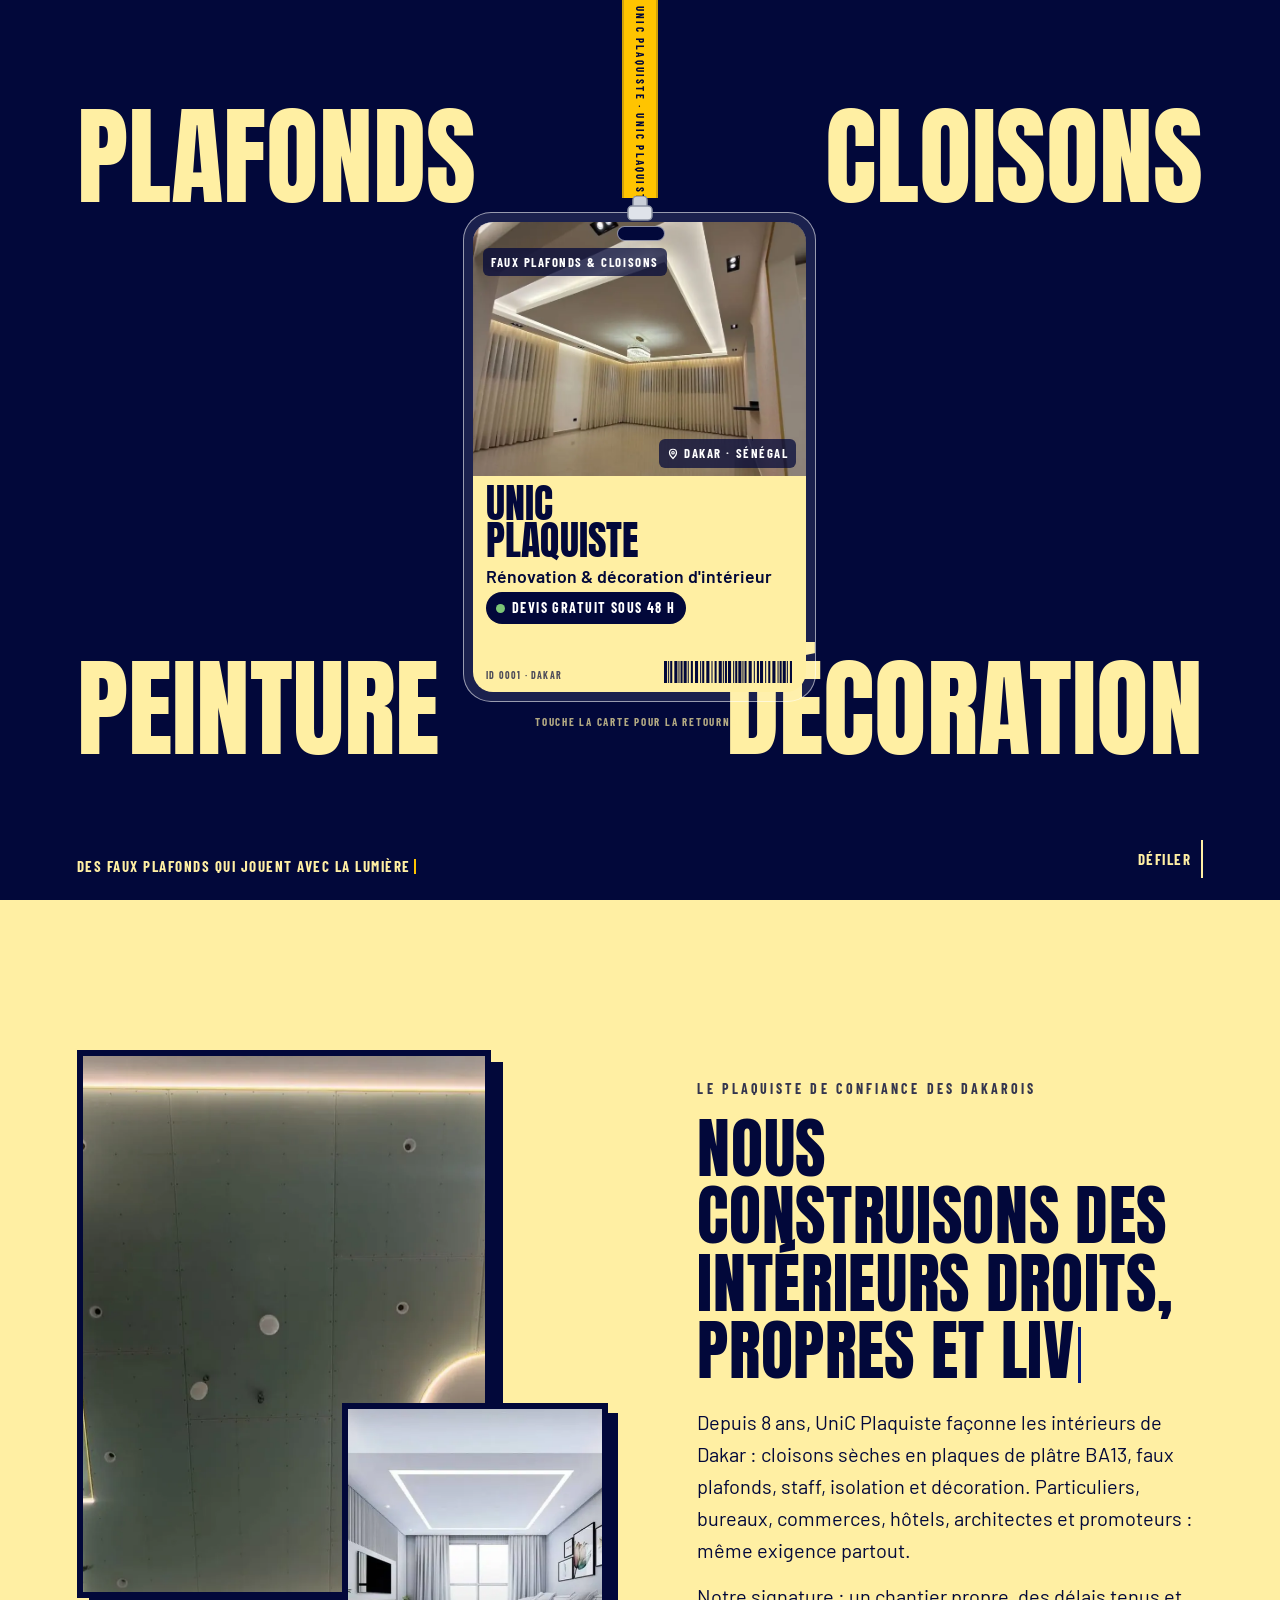
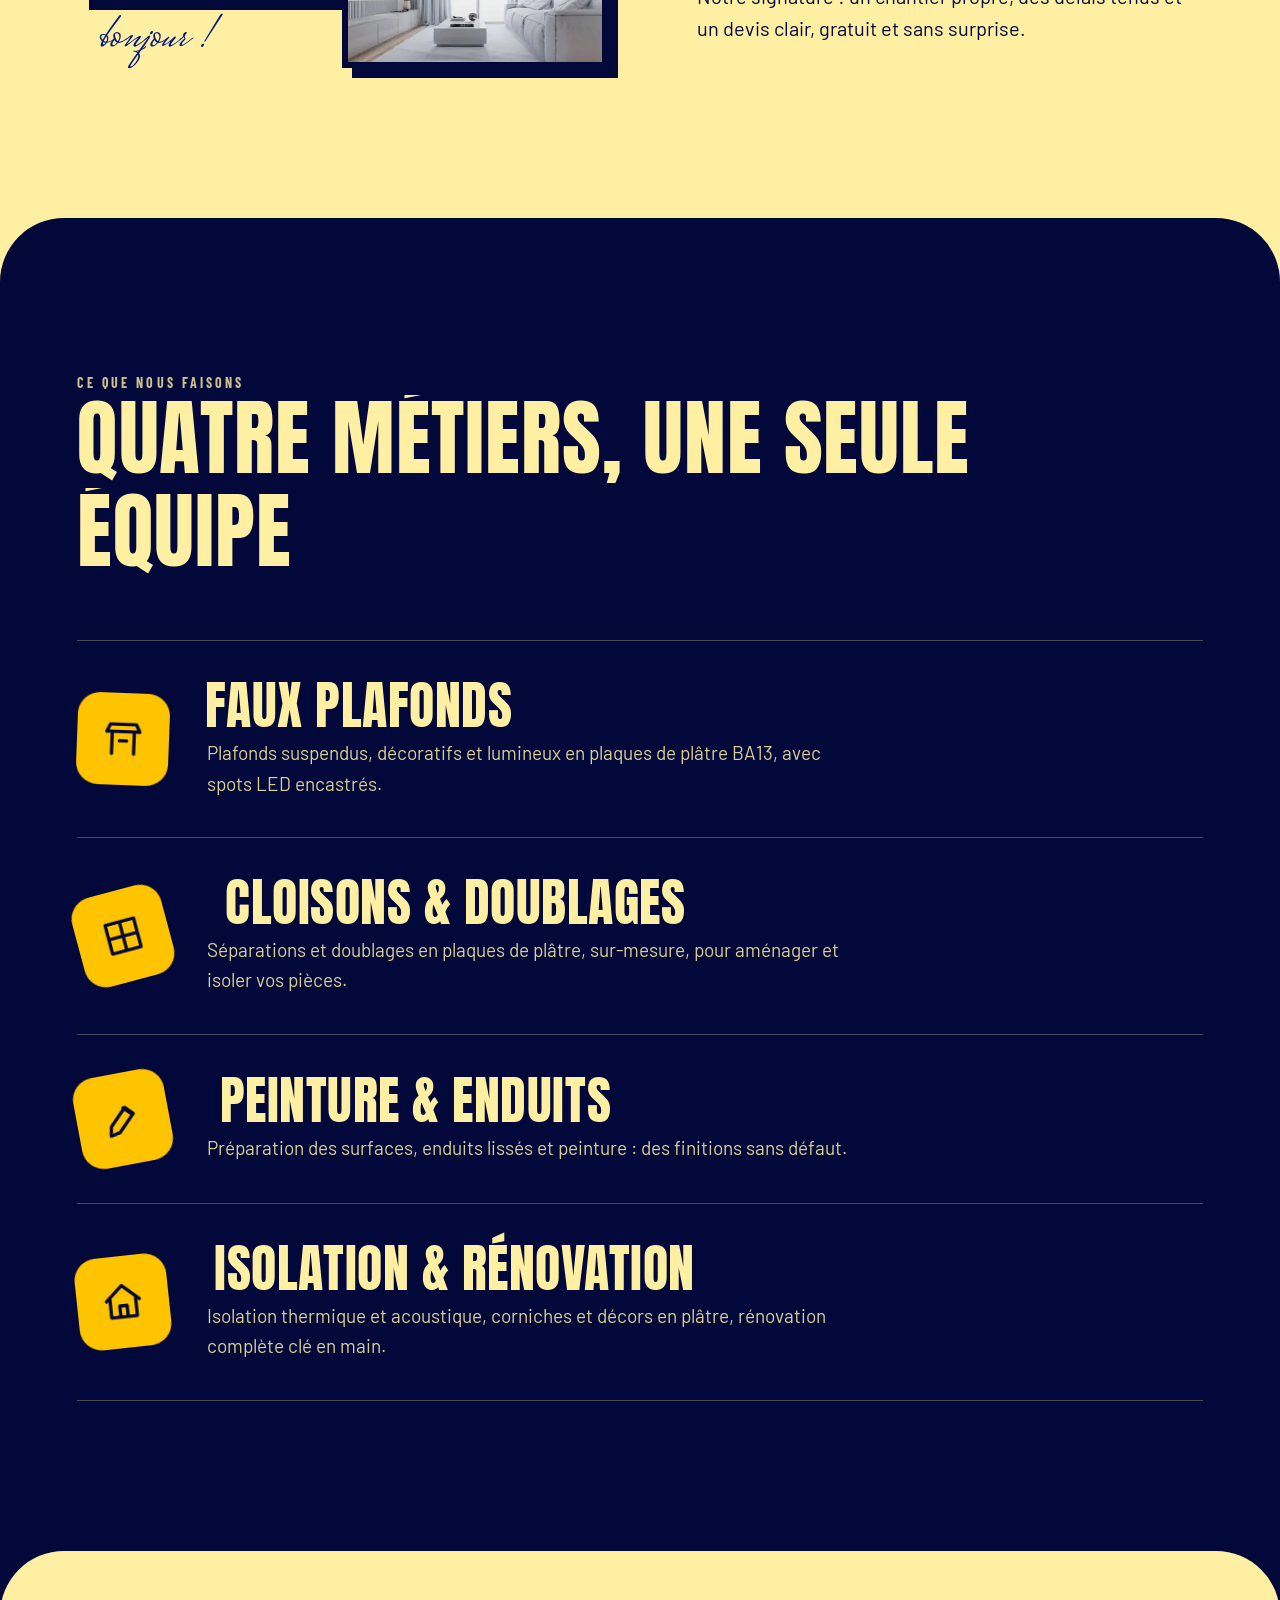
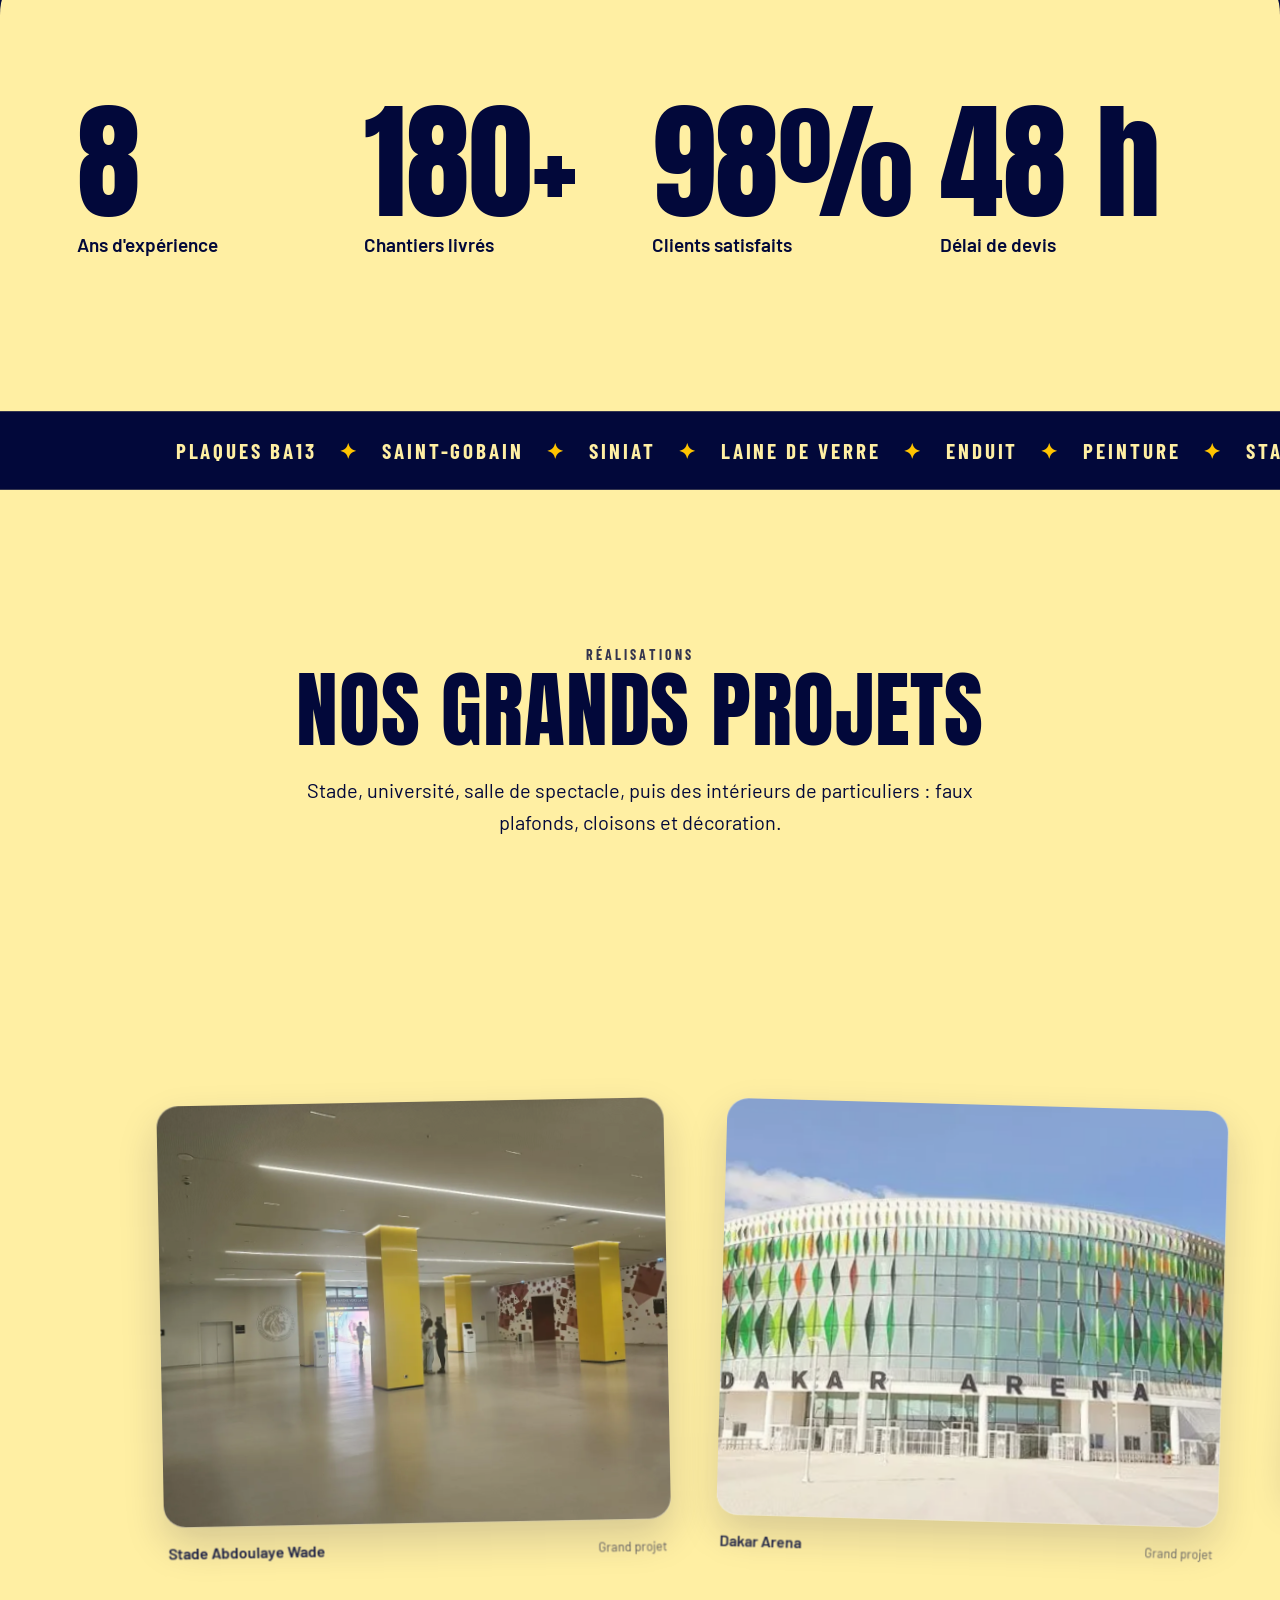
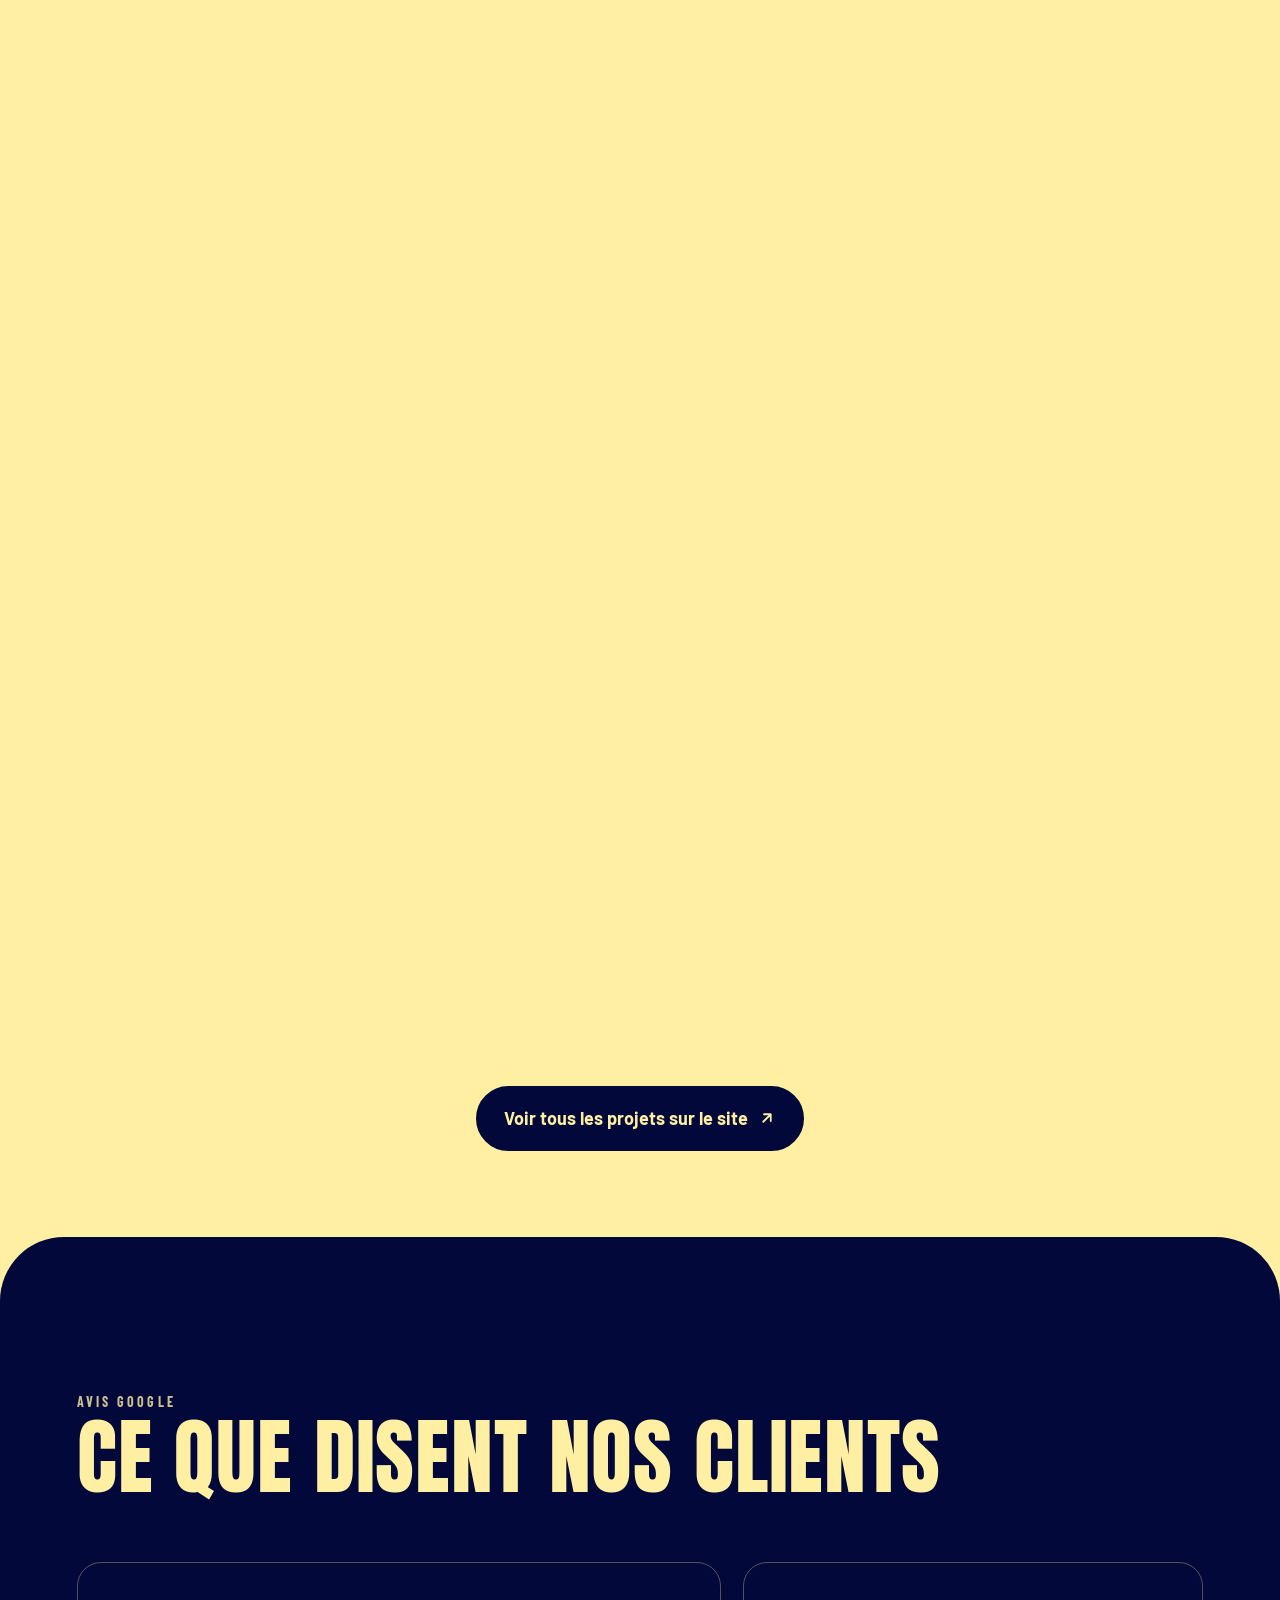
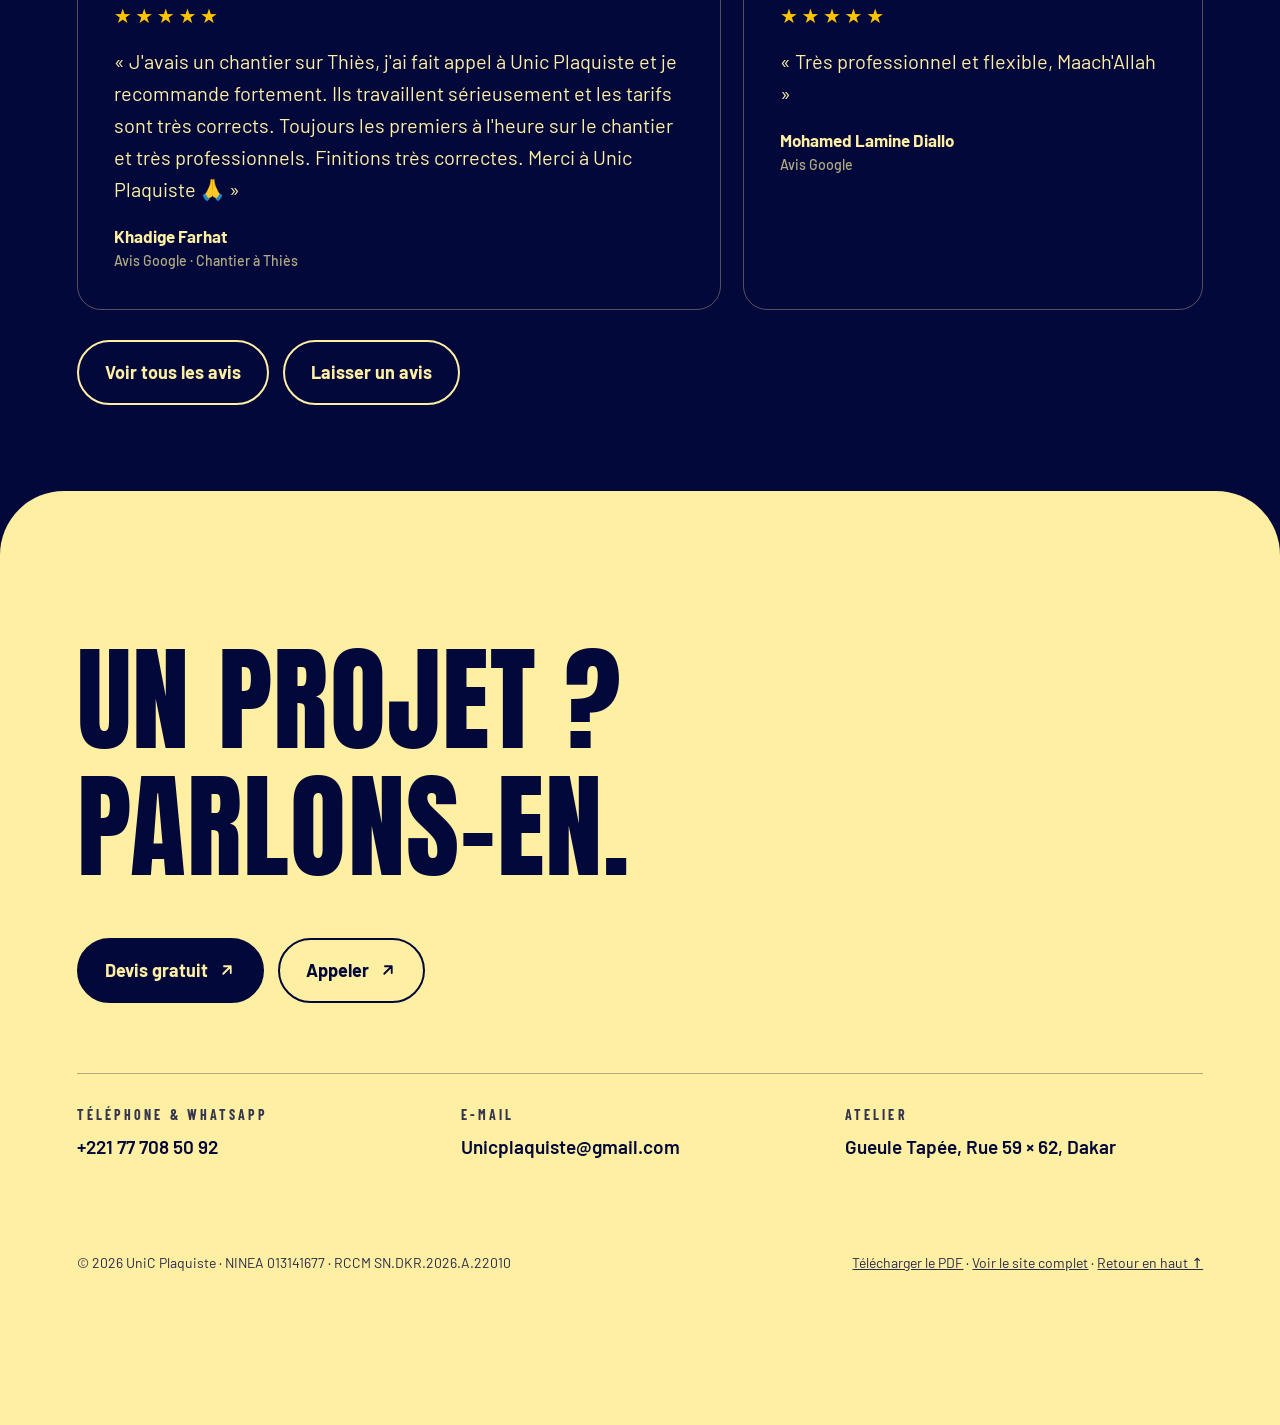
<file: portfolio/index.html>
<!doctype html>
<html lang="fr" class="no-js">
<head>
<meta charset="utf-8">
<meta name="viewport" content="width=device-width, initial-scale=1, viewport-fit=cover">
<title>Portfolio UniC Plaquiste · Réalisations faux plafonds, cloisons et décoration à Dakar</title>
<meta name="description" content="Le book de UniC Plaquiste, plaquiste à Dakar : faux plafonds BA13, cloisons, peinture, isolation et décoration. Grands projets (Stade Abdoulaye Wade, Dakar Arena, UAM) et devis gratuit sous 48 h.">
<link rel="canonical" href="https://www.unicplaquiste.com/portfolio/">
<meta name="theme-color" content="#02083a">
<meta property="og:type" content="website">
<meta property="og:locale" content="fr_SN">
<meta property="og:site_name" content="UniC Plaquiste">
<meta property="og:title" content="Portfolio UniC Plaquiste · nos réalisations à Dakar">
<meta property="og:description" content="Faux plafonds, cloisons, peinture et décoration. Nos grands projets et un devis gratuit sous 48 h.">
<meta property="og:url" content="https://www.unicplaquiste.com/portfolio/">
<meta property="og:image" content="https://www.unicplaquiste.com/images/hero-salon-arches.webp">
<meta name="twitter:card" content="summary_large_image">
<link rel="icon" href="/favicon.ico">
<link rel="apple-touch-icon" href="/apple-touch-icon.png">
<link rel="preconnect" href="https://fonts.googleapis.com">
<link rel="preconnect" href="https://fonts.gstatic.com" crossorigin>
<link rel="stylesheet" href="https://fonts.googleapis.com/css2?family=Anton&family=Barlow:wght@400;500;600;700&family=Barlow+Condensed:wght@600;700&family=Mrs+Saint+Delafield&display=swap">
<script>document.documentElement.className = "js";</script>
<script type="application/ld+json">
{"@context":"https://schema.org","@type":"CollectionPage","name":"Book UniC Plaquiste","url":"https://www.unicplaquiste.com/portfolio/",
"about":{"@type":"HomeAndConstructionBusiness","name":"UniC Plaquiste","telephone":"+221777085092","email":"Unicplaquiste@gmail.com",
"address":{"@type":"PostalAddress","streetAddress":"Gueule Tapée, Rue 59 × 62","addressLocality":"Dakar","addressCountry":"SN"},
"areaServed":"Dakar, Sénégal","url":"https://www.unicplaquiste.com/"}}
</script>
<style>
:root{
  --royal:#02083a; --royal-2:#071a7d; --royal-tint:#dbe2ff;
  --soft:#ffefa3; --gold:#ffc400; --white:#fff;
  --green:#7cc576; --wa:#25d366;
  --gutter:clamp(24px,6vw,96px);
  --pad:clamp(80px,12vw,150px);
  --ease:cubic-bezier(.16,1,.3,1);
  --lap:clamp(28px,5vw,64px);
  --flip:cubic-bezier(.65,0,.25,1);
  --display:"Anton","Impact",sans-serif;
  --cond:"Barlow Condensed","Arial Narrow",sans-serif;
  --body:"Barlow",system-ui,-apple-system,"Segoe UI",Roboto,sans-serif;
  --cw:min(66vw,380px,calc((58svh - 24px) / 1.41));
  --lan:clamp(120px,22svh,240px);
}
*{box-sizing:border-box;margin:0;padding:0}
html{scroll-behavior:smooth;-webkit-text-size-adjust:100%;overflow-x:clip}
body{font-family:var(--body);font-size:17px;line-height:1.6;color:var(--royal);background:var(--royal);overflow-x:clip;-webkit-font-smoothing:antialiased}
img{display:block;max-width:100%;height:auto}
a{color:inherit}
:focus-visible{outline:3px solid var(--gold);outline-offset:3px;border-radius:6px}
.skip{position:absolute;left:12px;top:-60px;background:var(--gold);color:var(--royal);padding:10px 16px;border-radius:10px;font-weight:700;z-index:100}
.skip:focus{top:12px}
h1,h2,h3{font-family:var(--display);font-weight:400;letter-spacing:.01em;line-height:1.02;text-transform:uppercase}
.sec{padding:var(--pad) var(--gutter);position:relative;z-index:1}
/* sections qui se recouvrent, comme des feuilles qu'on fait glisser */
.services,.reviews{margin-top:calc(var(--lap) * -1);border-radius:var(--lap) var(--lap) 0 0;z-index:2}
.stats,.contact{margin-top:calc(var(--lap) * -1);border-radius:var(--lap) var(--lap) 0 0;z-index:3}
.about{padding-bottom:calc(var(--pad) + var(--lap))}
.work .after{padding-bottom:calc(var(--pad) + var(--lap))}
.services{padding-bottom:calc(var(--pad) + var(--lap))}
/* barre de progression de la page */
.sprog{position:fixed;left:0;top:0;height:3px;width:100%;background:var(--gold);transform:scaleX(0);transform-origin:left;z-index:70;pointer-events:none}
.on-royal{background:var(--royal);color:var(--soft)}
.on-soft{background:var(--soft);color:var(--royal)}
.wrap{max-width:1240px;margin:0 auto}
.eyebrow{font-family:var(--cond);font-weight:700;letter-spacing:.22em;text-transform:uppercase;font-size:14px;opacity:.8}

/* ---------- en-tête flottant ---------- */
.nav{position:fixed;top:max(14px,env(safe-area-inset-top));left:50%;z-index:50;display:flex;align-items:center;gap:6px;padding:7px 8px 7px 14px;border-radius:999px;
  background:rgba(2,8,58,.66);-webkit-backdrop-filter:blur(18px);backdrop-filter:blur(18px);border:1px solid rgba(255,255,255,.28);color:#fff;
  transform:translate(-50%,-160%);opacity:0;pointer-events:none;transition:transform .6s var(--ease),opacity .5s var(--ease);max-width:calc(100vw - 24px);white-space:nowrap}
.nav.show{transform:translate(-50%,0);opacity:1;pointer-events:auto}
.nav .logo{display:flex;align-items:center;gap:9px;text-decoration:none;font-family:var(--display);font-size:16px;letter-spacing:.04em;margin-right:6px}
.nav .logo img{width:30px;height:30px;border-radius:9px;flex:none}
.nav a.l{padding:8px 11px;border-radius:999px;text-decoration:none;font-weight:600;font-size:15px}
.nav a.l:hover{background:rgba(255,255,255,.14)}
.nav .cta{display:inline-flex;align-items:center;gap:8px;background:#fff;color:var(--royal);padding:9px 15px;border-radius:999px;font-weight:700;font-size:15px;text-decoration:none}
.dot{width:9px;height:9px;border-radius:50%;background:var(--green);box-shadow:0 0 0 0 rgba(124,197,118,.6);animation:ping 2s infinite}
@keyframes ping{70%{box-shadow:0 0 0 8px rgba(124,197,118,0)}100%{box-shadow:0 0 0 0 rgba(124,197,118,0)}}
@media(max-width:560px){.nav .l.hide-s{display:none}.nav .logo span{display:none}}

/* ---------- WhatsApp ---------- */
.wa{position:fixed;right:max(18px,env(safe-area-inset-right));bottom:max(18px,env(safe-area-inset-bottom));z-index:50;width:58px;height:58px;border-radius:50%;background:var(--wa);display:grid;place-items:center;
  box-shadow:0 8px 24px rgba(2,8,58,.35);transform:scale(0);transition:transform .6s cubic-bezier(.34,1.56,.64,1)}
.wa.show{transform:scale(1)}
.wa svg{width:30px;height:30px;fill:#fff}

/* ---------- 1. intro / carte d'identité ---------- */
.intro{min-height:100vh;min-height:100svh;position:relative;overflow:hidden;background:var(--royal);color:var(--soft);padding:0 var(--gutter)}
.words{position:absolute;inset:0;pointer-events:none;will-change:transform}
.w{position:absolute;font-family:var(--display);text-transform:uppercase;line-height:.92;font-size:clamp(50px,13.6vw,210px);color:var(--soft);overflow:hidden;padding:.16em 0 .06em;margin-top:-.16em}
.w span{display:block;transform:translateY(106%)}
.play .w span{animation:rise .9s var(--ease) forwards;animation-delay:calc(var(--i)*110ms + 150ms)}
@keyframes rise{to{transform:none}}
.w1{top:max(64px,calc(var(--lan) * .42));left:var(--gutter)}
.w2{top:calc(max(64px,var(--lan) * .42) + 13.6vw * .95);right:var(--gutter);text-align:right}
.w3{bottom:calc(86px + 13.6vw * .95);left:var(--gutter)}
.w4{bottom:86px;right:var(--gutter);text-align:right}
@media(min-width:900px){
  .w{font-size:clamp(84px,8.4vw,170px)}
  .w1{top:12vh;left:var(--gutter)} .w2{top:12vh;right:var(--gutter)}
  .w3{bottom:15vh;left:var(--gutter)} .w4{bottom:15vh;right:var(--gutter)}
}
.tag{position:absolute;top:0;left:50%;width:var(--cw);margin-left:calc(var(--cw) / -2);z-index:5}
.drop{transform:translateY(-135%)}
.play .drop{animation:drop 1.05s cubic-bezier(.3,.7,.3,1) .45s forwards}
@keyframes drop{0%{transform:translateY(-135%)}58%{transform:translateY(5%)}78%{transform:translateY(-1.8%)}100%{transform:none}}
.swing{transform-origin:50% 0}
.play .swing{animation:swing 1.5s ease-out 1.35s both}
@keyframes swing{0%{transform:rotate(0)}18%{transform:rotate(6.5deg)}38%{transform:rotate(-4.6deg)}56%{transform:rotate(3deg)}72%{transform:rotate(-1.6deg)}88%{transform:rotate(.6deg)}100%{transform:rotate(0)}}
.lanyard{width:36px;height:var(--lan);margin:0 auto;background:var(--gold);position:relative;overflow:hidden;border-left:2px solid rgba(2,8,58,.18);border-right:2px solid rgba(2,8,58,.18)}
.lanyard::after{content:"UNIC PLAQUISTE · UNIC PLAQUISTE · UNIC PLAQUISTE · UNIC PLAQUISTE";position:absolute;left:50%;top:6px;font-family:var(--cond);font-weight:700;font-size:11px;letter-spacing:.2em;color:var(--royal);white-space:nowrap;transform-origin:0 0;transform:rotate(90deg) translateY(-50%)}
.clip{width:30px;height:26px;margin:-2px auto -10px;position:relative;z-index:2}
.clip svg{width:100%;height:100%}
.holder{display:block;width:100%;padding:9px;border-radius:28px;border:1.5px solid rgba(255,255,255,.55);background:rgba(255,255,255,.1);cursor:pointer;perspective:1500px;font:inherit;color:inherit;text-align:left;position:relative}
.holder::before{content:"";position:absolute;top:13px;left:50%;width:46px;height:13px;margin-left:-23px;border-radius:8px;background:var(--royal);border:1.5px solid rgba(255,255,255,.55);z-index:3}
.card3d{position:relative;width:100%;aspect-ratio:1/1.41;transform-style:preserve-3d;transition:transform .95s var(--flip)}
.flipped .card3d{transform:rotateY(180deg)}
.face{position:absolute;inset:0;border-radius:20px;overflow:hidden;-webkit-backface-visibility:hidden;backface-visibility:hidden;display:flex;flex-direction:column}
.front{background:var(--soft);color:var(--royal)}
.back{background:var(--royal-tint);color:var(--royal);transform:rotateY(180deg);padding:32px 16px 14px}
.front .photo{height:54%;position:relative;background:var(--royal-2)}
.front .photo img{width:100%;height:100%;object-fit:cover;object-position:50% 40%}
.front .corner{position:absolute;font-family:var(--cond);font-weight:700;letter-spacing:.12em;font-size:max(9px,calc(var(--cw) * .036));color:#fff;background:rgba(2,8,58,.72);padding:4px 8px;border-radius:6px;text-transform:uppercase}
.front .c1{top:26px;left:10px}
.front .c2{bottom:8px;right:10px;display:flex;gap:5px;align-items:center}
.front .info{flex:1;padding:9px 13px 9px;display:flex;flex-direction:column;gap:5px;position:relative;min-height:0}
.front .name{font-family:var(--display);font-size:calc(var(--cw) * .112);line-height:.95;text-transform:uppercase;white-space:nowrap}
.front .role{font-weight:600;font-size:max(11px,calc(var(--cw) * .05));line-height:1.25}
.pill{display:inline-flex;align-items:center;gap:7px;align-self:flex-start;background:var(--royal);color:#fff;font-family:var(--cond);font-weight:700;letter-spacing:.1em;font-size:max(10px,calc(var(--cw) * .04));padding:5px 10px;border-radius:999px;text-transform:uppercase}
.front .foot{margin-top:auto;display:flex;align-items:flex-end;justify-content:space-between;gap:8px}
.sign{font-family:"Mrs Saint Delafield",cursive;font-size:calc(var(--cw) * .1);line-height:.7;color:var(--royal-2)}
.bar{height:22px;width:42%}
.idn{font-family:var(--cond);font-weight:700;font-size:10px;letter-spacing:.12em;opacity:.7}
.back h3{font-size:calc(var(--cw) * .092);margin:6px 0 8px}
.back .row{display:flex;gap:9px;align-items:flex-start;padding:7px 0;border-top:1.5px solid rgba(2,8,58,.2)}
.back .row b{font-family:var(--display);font-weight:400;text-transform:uppercase;font-size:max(14px,calc(var(--cw) * .064));display:block;line-height:1.1}
.back .row span{font-size:max(10.5px,calc(var(--cw) * .046));line-height:1.3;display:block}
.back .ic{flex:none;width:calc(var(--cw) * .11);height:calc(var(--cw) * .11);min-width:28px;min-height:28px;border-radius:9px;background:var(--royal);display:grid;place-items:center}
.back .ic svg{width:60%;height:60%;stroke:var(--gold);fill:none;stroke-width:2;stroke-linecap:round;stroke-linejoin:round}
.back .hand{font-family:"Mrs Saint Delafield",cursive;font-size:calc(var(--cw) * .098);line-height:.9;margin:8px 0 0;color:var(--royal-2)}
.back .bottom{margin-top:auto;display:flex;align-items:flex-end;justify-content:space-between;gap:8px}
.back .handle{font-family:var(--cond);font-weight:700;letter-spacing:.14em;font-size:12px}
.hint{position:absolute;left:50%;transform:translateX(-50%);bottom:-30px;font-family:var(--cond);font-weight:700;letter-spacing:.16em;font-size:11px;text-transform:uppercase;color:var(--soft);opacity:.7;white-space:nowrap}
.introfoot{position:absolute;left:var(--gutter);right:var(--gutter);bottom:max(22px,env(safe-area-inset-bottom));display:flex;justify-content:space-between;align-items:flex-end;gap:16px;font-family:var(--cond);font-weight:700;letter-spacing:.1em;text-transform:uppercase;font-size:clamp(12px,3.3vw,15px);z-index:6}
.typing{min-height:1.4em;max-width:62%}
.typing i{display:inline-block;width:2px;height:1em;background:var(--gold);margin-left:3px;vertical-align:-.12em;animation:blink 1s steps(2,start) infinite}
@keyframes blink{to{visibility:hidden}}
.scrollcue{display:flex;align-items:center;gap:10px}
.scrollcue::after{content:"";width:2px;height:38px;background:var(--soft);transform-origin:top;animation:cue 1.8s var(--ease) infinite}
@keyframes cue{0%{transform:scaleY(0)}60%{transform:scaleY(1)}100%{transform:scaleY(1);opacity:0}}

/* ---------- 2. à propos : collage ---------- */
.about .wrap{display:grid;gap:clamp(40px,7vw,100px);grid-template-columns:1fr;align-items:center}
@media(min-width:900px){.about .wrap{grid-template-columns:1.05fr 1fr}}
.collage{position:relative;padding:0 0 70px 0;max-width:560px}
.collage .p1{width:78%;border:6px solid var(--royal);box-shadow:12px 12px 0 var(--royal);transform:rotate(-2deg);background:var(--royal)}
.collage .p2{position:absolute;right:0;bottom:0;width:50%;border:6px solid var(--royal);box-shadow:10px 10px 0 var(--royal);transform:rotate(4deg);background:var(--royal)}
.collage .p1,.collage .p2{overflow:hidden}
.collage img{width:100%;height:100%;object-fit:cover;scale:1.14;will-change:translate}
.collage .p1 img{aspect-ratio:3/4}
.collage .p2 img{aspect-ratio:1/1}
.note{position:absolute;left:4%;bottom:6px;font-family:"Mrs Saint Delafield",cursive;font-size:clamp(34px,6vw,50px);line-height:.9;color:var(--royal-2);transform:rotate(-5deg)}
.about h2{font-size:clamp(34px,5.4vw,66px);margin:14px 0 22px;min-height:2.1em}
.about p{font-size:clamp(17px,2vw,20px);max-width:52ch}
.about p + p{margin-top:14px}
.caret{display:inline-block;width:3px;height:.85em;background:var(--royal-2);margin-left:3px;vertical-align:-.08em;animation:blink 1s steps(2,start) infinite}

/* ---------- 3. services ---------- */
.services h2,.work h2,.reviews h2{font-size:clamp(38px,6.6vw,84px)}
.srow{display:grid;grid-template-columns:auto 1fr;gap:clamp(18px,3vw,40px);align-items:center;padding:clamp(22px,3.2vw,38px) 0;border-top:1.5px solid rgba(255,239,163,.28)}
.srow:last-child{border-bottom:1.5px solid rgba(255,239,163,.28)}
.stile{width:clamp(56px,8vw,92px);aspect-ratio:1;border-radius:22px;background:var(--gold);display:grid;place-items:center;transition:transform .5s var(--ease);will-change:rotate}
.stile svg{width:48%;height:48%;stroke:var(--royal);fill:none;stroke-width:1.8;stroke-linecap:round;stroke-linejoin:round}
.srow h3{font-size:clamp(26px,4.2vw,52px);transition:transform .45s var(--ease);will-change:translate}
.srow p{margin-top:6px;font-size:clamp(16px,1.8vw,19px);opacity:.86;max-width:60ch}
.srow:hover .stile{transform:rotate(-12deg) scale(1.1)}
.srow:hover h3{transform:translateX(12px)}
.services .wrap > .head{margin-bottom:clamp(32px,5vw,60px)}

/* ---------- 4. chiffres ---------- */
.stats .grid{display:grid;grid-template-columns:repeat(2,1fr);gap:clamp(36px,6vw,70px) 24px}
@media(min-width:900px){.stats .grid{grid-template-columns:repeat(4,1fr)}}
.stat b{display:block;font-family:var(--display);font-weight:400;font-size:clamp(64px,10vw,140px);line-height:.95}
.stat span{display:block;margin-top:8px;font-weight:600;font-size:clamp(15px,1.7vw,19px)}
.stats .src{margin-top:clamp(30px,5vw,56px);font-size:14px;opacity:.7;max-width:60ch}

/* ---------- 5. bande matériaux ---------- */
.marq{background:var(--royal);color:var(--soft);padding:22px 0;overflow:hidden;white-space:nowrap;border-top:1.5px solid rgba(255,239,163,.2);border-bottom:1.5px solid rgba(255,239,163,.2)}
.marq .track{display:inline-flex;animation:marq 30s linear infinite}
.marq .grp{display:inline-flex;align-items:center}
.marq span{font-family:var(--cond);font-weight:700;text-transform:uppercase;letter-spacing:.14em;font-size:clamp(15px,2vw,21px);padding:0 22px}
.marq .star{color:var(--gold);padding:0}
@keyframes marq{to{transform:translateX(-50%)}}

/* ---------- 6. réalisations (rangée épinglée) ---------- */
.work{padding-left:0;padding-right:0;padding-bottom:0}
.work .head{padding:0 var(--gutter);text-align:center;max-width:900px;margin:0 auto clamp(40px,6vw,64px)}
.work .head p{margin-top:14px;font-size:clamp(17px,2vw,20px)}
.pinwrap{position:relative}
.pin{position:sticky;top:0;height:100vh;height:100svh;overflow:hidden;display:flex;flex-direction:column;justify-content:center}
.track{display:flex;gap:clamp(20px,3vw,40px);padding:0 max(var(--gutter),12vw);width:max-content;will-change:transform}
.card{flex:none;width:min(78vw,520px)}
.card .frame{background:#fff;border-radius:22px;overflow:hidden;box-shadow:0 18px 40px rgba(2,8,58,.18);height:min(48svh,460px)}
.card .frame img{width:100%;height:100%;object-fit:cover;scale:1.09;will-change:translate}
.card{will-change:transform,opacity}
.card .frame.soon{background:var(--royal);color:var(--soft);display:grid;place-items:center;text-align:center;padding:24px}
.card .frame.soon b{font-family:var(--display);font-weight:400;font-size:clamp(28px,5vw,48px);text-transform:uppercase;line-height:1}
.cap{display:flex;align-items:baseline;justify-content:space-between;gap:12px;margin-top:14px;padding:0 4px}
.cap b{font-size:16px;font-weight:600}
.cap span{font-size:13px;opacity:.7}
.bar2{margin:clamp(24px,4vh,44px) var(--gutter) 0;height:4px;border-radius:4px;background:rgba(2,8,58,.18);overflow:hidden}
.bar2 i{display:block;height:100%;width:100%;background:var(--royal);transform:scaleX(0);transform-origin:left}
.work .after{padding:clamp(40px,6vw,70px) var(--gutter) var(--pad);text-align:center}
.native .pinwrap{height:auto!important}
.native .pin{position:static;height:auto}
.native .track{overflow-x:auto;width:auto;scroll-snap-type:x mandatory;transform:none!important;padding-bottom:12px}
.native .card{scroll-snap-align:center}
.native .bar2{display:none}

/* ---------- 7. avis ---------- */
.reviews .grid{display:grid;gap:22px;grid-template-columns:1fr;margin-top:clamp(32px,5vw,56px)}
@media(min-width:900px){.reviews .grid{grid-template-columns:1.4fr 1fr}}
.rev{border:1.5px solid rgba(255,239,163,.32);border-radius:24px;padding:clamp(22px,3vw,36px)}
.rev .stars{color:var(--gold);letter-spacing:.18em;font-size:20px}
.rev p{margin:14px 0 18px;font-size:clamp(17px,1.9vw,20px)}
.rev .who{font-weight:700}
.rev .who small{display:block;font-weight:500;opacity:.7}
.reviews .links{margin-top:30px;display:flex;flex-wrap:wrap;gap:14px}

/* ---------- 8. contact ---------- */
.contact h2{font-size:clamp(44px,9vw,128px);max-width:14ch}
.btns{display:flex;flex-wrap:wrap;gap:14px;margin:clamp(28px,4vw,44px) 0}
.btn{display:inline-flex;align-items:center;gap:10px;padding:16px 26px;border-radius:999px;font-weight:700;font-size:18px;text-decoration:none;border:2px solid var(--royal);transition:background .3s,color .3s;will-change:transform}
.btn.solid{background:var(--royal);color:var(--soft)}
.btn.line{background:transparent;color:var(--royal)}
.btn:hover{background:var(--royal-2);color:#fff;border-color:var(--royal-2)}
.btn svg{width:18px;height:18px;stroke:currentColor;fill:none;stroke-width:2.4;stroke-linecap:round;stroke-linejoin:round;transition:transform .3s var(--ease)}
.btn:hover svg{transform:translate(3px,-3px)}
.cols{display:grid;gap:26px;grid-template-columns:1fr;margin-top:clamp(36px,6vw,70px);padding-top:30px;border-top:1.5px solid rgba(2,8,58,.3)}
@media(min-width:760px){.cols{grid-template-columns:repeat(3,1fr)}}
.cols .eyebrow{display:block;margin-bottom:6px}
.cols a{font-weight:600;font-size:19px;text-decoration:none;border-bottom:2px solid transparent}
.cols a:hover{border-color:var(--royal)}
.legal{margin-top:clamp(44px,7vw,90px);display:flex;flex-wrap:wrap;gap:12px 28px;justify-content:space-between;font-size:14px;opacity:.85}

/* ---------- révélations ---------- */
.js .rv{opacity:0;transition:opacity .75s var(--ease),transform 1s var(--ease)}
.js .rv[data-rv="up"]{transform:translateY(70px) scale(.97)}
.js .rv[data-rv="left"]{transform:translateX(-130px) rotate(-5deg)}
.js .rv[data-rv="right"]{transform:translateX(130px) rotate(5deg)}
.js .rv[data-rv="scale"]{transform:scale(.7) rotate(-8deg)}
.js .rv.in{opacity:1;transform:none}
.js .rv.in[data-rv="scale"]{transition-timing-function:cubic-bezier(.34,1.56,.64,1)}
.sp{display:inline-block;overflow:hidden;vertical-align:top;padding-bottom:.08em}
.sp > i{display:inline-block;font-style:normal;transform:translateY(115%) rotate(5deg);transform-origin:0 100%;transition:transform .85s var(--ease);transition-delay:calc(var(--k)*60ms)}
.in .sp > i{transform:none}
.no-js .sp > i{transform:none}

/* ---------- sans JavaScript (aperçu isolé, lecteurs sans script) : tout est visible, la rangée défile à la main ---------- */
.no-js .w span,.no-js .drop{transform:none}
.no-js .nav{transform:translate(-50%,0);opacity:1;pointer-events:auto}
.no-js .wa{transform:none}
.no-js .pinwrap{height:auto!important}
.no-js .pin{position:static;height:auto}
.no-js .track{overflow-x:auto;width:auto;scroll-snap-type:x mandatory;padding-bottom:12px}
.no-js .card{scroll-snap-align:center}
.no-js .bar2{display:none}

/* ---------- mouvement réduit : tout est visible, immobile ---------- */
@media(prefers-reduced-motion:reduce){
  *,*::before,*::after{animation:none!important;transition:none!important;scroll-behavior:auto!important}
  .w span,.drop,.swing,.js .rv,.sp > i{transform:none!important;opacity:1!important}
  .nav,.wa{transform:translate(-50%,0)}
  .wa{transform:none}
  .marq .track{transform:none}
  .sprog{display:none}
  .collage img,.card .frame img{scale:1!important;translate:none!important}
  .stile,.srow h3{rotate:none!important;translate:none!important}
  .card{transform:none!important;opacity:1!important}
}

/* ---------- impression : le book en PDF ---------- */
@media print{
  @page{margin:12mm}
  *{-webkit-print-color-adjust:exact;print-color-adjust:exact}
  .nav,.wa,.scrollcue,.hint,.introfoot{display:none!important}
  .intro{min-height:auto;height:auto;padding:30px 0 40px}
  .tag{position:static;margin:24px auto 0;width:300px}
  .lanyard,.clip{display:none}
  .card3d,.flipped .card3d{transform:none!important}
  .back{display:none}
  .drop,.swing,.w span{transform:none!important;animation:none!important}
  .words{position:static;display:flex;flex-wrap:wrap;gap:6px 28px;justify-content:center;opacity:1!important;transform:none!important}
  .w{position:static;font-size:54px;margin:0;padding:0;overflow:visible}
  .pinwrap{height:auto!important}.pin{position:static;height:auto}
  .track{width:auto;flex-wrap:wrap;transform:none!important}
  .card{width:calc(50% - 20px);break-inside:avoid}
  .sec,.marq{break-inside:avoid}
  .js .rv{opacity:1!important;transform:none!important}
  .bar2{display:none}
  .sprog{display:none}
  .card{transform:none!important;opacity:1!important}
  .tag{transform:none!important}
  .sec{margin-top:0!important;border-radius:0!important}
  .collage img,.card .frame img{scale:1!important;translate:none!important}
}
</style>
</head>
<body>
<a class="skip" href="#main">Aller au contenu</a>
<div class="sprog" id="sprog" aria-hidden="true"></div>

<header class="nav" id="nav" aria-label="Navigation">
  <a class="logo" href="#top" aria-label="UniC Plaquiste, haut de page"><img src="/images/logo-unic-512.webp" alt="" width="30" height="30"><span>UNIC</span></a>
  <a class="l" href="#realisations">Réalisations</a>
  <a class="l hide-s" href="#apropos">À propos</a>
  <a class="cta" href="https://wa.me/221777085092?text=Bonjour%20UniC%20Plaquiste%2C%20je%20souhaite%20un%20devis%20gratuit%20pour%20mon%20projet." rel="noopener"><i class="dot" aria-hidden="true"></i>Devis gratuit</a>
</header>

<a class="wa" id="wa" href="https://wa.me/221777085092?text=Bonjour%20UniC%20Plaquiste%2C%20je%20souhaite%20un%20devis%20gratuit%20pour%20mon%20projet." aria-label="Demander un devis sur WhatsApp" rel="noopener">
  <svg viewBox="0 0 32 32" aria-hidden="true"><path d="M16.04 3C9.4 3 4 8.38 4 15.01c0 2.12.55 4.19 1.6 6.01L4 29l8.17-1.57a12.03 12.03 0 0 0 3.87.63C22.68 28.06 28 22.68 28 16.05 28 9.4 22.68 3 16.04 3Zm0 21.9c-1.2 0-2.38-.32-3.4-.93l-.25-.15-4.85.93.96-4.73-.16-.26a9.2 9.2 0 0 1-1.4-4.9c0-5.1 4.2-9.25 9.35-9.25 5.1 0 9.25 4.15 9.25 9.25 0 5.1-4.2 9.04-9.5 9.04Zm5.06-6.9c-.28-.14-1.65-.82-1.9-.9-.26-.1-.44-.14-.63.14-.18.28-.72.9-.88 1.1-.16.18-.32.2-.6.07-.28-.14-1.17-.43-2.24-1.38-.83-.74-1.38-1.65-1.55-1.93-.16-.28 0-.43.12-.57.12-.12.28-.32.42-.48.14-.16.18-.28.28-.46.1-.2.05-.35-.02-.5-.07-.14-.63-1.5-.86-2.06-.22-.54-.45-.46-.63-.47h-.54c-.18 0-.48.07-.74.35-.25.28-.97.95-.97 2.3s1 2.67 1.13 2.85c.14.18 1.96 3 4.75 4.2.66.28 1.18.45 1.58.58.67.2 1.27.18 1.75.1.53-.08 1.65-.67 1.88-1.32.23-.65.23-1.2.16-1.32-.07-.12-.25-.18-.53-.32Z"/></svg>
</a>

<main id="main">
<!-- 1. INTRO : carte d'identité de l'entreprise -->
<section class="intro" id="top" aria-label="UniC Plaquiste">
  <div class="words" id="words" aria-hidden="true">
    <div class="w w1"><span style="--i:0">Plafonds</span></div>
    <div class="w w2"><span style="--i:1">Cloisons</span></div>
    <div class="w w3"><span style="--i:2">Peinture</span></div>
    <div class="w w4"><span style="--i:3">Décoration</span></div>
  </div>
  <h1 class="sr" style="position:absolute;width:1px;height:1px;overflow:hidden;clip:rect(0 0 0 0)">UniC Plaquiste : plaquiste à Dakar, faux plafonds, cloisons, peinture et décoration</h1>

  <div class="tag" id="tag">
    <div class="drop"><div class="swing">
      <div class="lanyard" aria-hidden="true"></div>
      <div class="clip" aria-hidden="true"><svg viewBox="0 0 30 26"><rect x="8" y="0" width="14" height="14" rx="4" fill="#c9ced8" stroke="#8c93a3" stroke-width="1.5"/><rect x="3" y="10" width="24" height="14" rx="4" fill="#dfe3ea" stroke="#8c93a3" stroke-width="1.5"/></svg></div>
      <div class="holder" id="holder" role="button" tabindex="0" aria-label="Retourner la carte de l'entreprise" aria-pressed="false">
        <div class="card3d">
          <div class="face front">
            <div class="photo">
              <img src="/images/poster-03.webp" alt="Faux plafond avec éclairage réalisé par UniC Plaquiste" width="751" height="1000" fetchpriority="high" decoding="async">
              <span class="corner c1">Faux plafonds &amp; cloisons</span>
              <span class="corner c2"><svg width="12" height="12" viewBox="0 0 24 24" fill="none" stroke="#fff" stroke-width="2.4" stroke-linecap="round" stroke-linejoin="round" aria-hidden="true"><path d="M12 21s-7-6.2-7-11.5A7 7 0 0 1 19 9.5C19 14.8 12 21 12 21Z"/><circle cx="12" cy="9.5" r="2.5"/></svg>Dakar · Sénégal</span>
            </div>
            <div class="info">
              <div class="name">UniC<br>Plaquiste</div>
              <div class="role">Rénovation &amp; décoration d'intérieur</div>
              <span class="pill"><i class="dot" aria-hidden="true"></i>Devis gratuit sous 48 h</span>
              <div class="foot"><span class="idn">ID 0001 · DAKAR</span><svg class="bar" data-bar="7" aria-hidden="true"></svg></div>
            </div>
          </div>
          <div class="face back">
            <h3>Ce que nous faisons</h3>
            <div class="row"><span class="ic"><svg viewBox="0 0 24 24"><path d="M3 9h18M3 9l2-4h14l2 4M6 9v10M18 9v10M10 13h4"/></svg></span><div><b>Plafonds</b><span>BA13, spots LED, plafonds suspendus</span></div></div>
            <div class="row"><span class="ic"><svg viewBox="0 0 24 24"><path d="M4 4h16v16H4zM12 4v16M4 12h16"/></svg></span><div><b>Cloisons</b><span>Placo sur-mesure, doublages, isolation</span></div></div>
            <div class="row"><span class="ic"><svg viewBox="0 0 24 24"><path d="M4 20l5-1 9-9-4-4-9 9-1 5ZM13 6l4 4"/></svg></span><div><b>Finitions</b><span>Enduits, peinture, corniches, décors</span></div></div>
            <p class="hand">Des intérieurs droits, propres, livrés à l'heure.</p>
            <div class="bottom"><span class="handle">@unic_plaquiste</span><svg class="bar" data-bar="11" aria-hidden="true"></svg></div>
          </div>
        </div>
        <span class="hint" aria-hidden="true">Touche la carte pour la retourner</span>
      </div>
    </div></div>
  </div>

  <div class="introfoot">
    <div class="typing" id="typing" aria-live="off"><span id="typed">Des faux plafonds qui jouent avec la lumière</span><i aria-hidden="true"></i></div>
    <div class="scrollcue" aria-hidden="true">Défiler</div>
  </div>
</section>

<!-- 2. À PROPOS : collage -->
<section class="sec on-soft about" id="apropos">
  <div class="wrap">
    <div class="collage">
      <div class="p1 rv" data-rv="left"><img src="/images/galerie-19.webp" alt="Faux plafond avec spots et LED réalisé à Dakar" width="751" height="1000" loading="lazy" decoding="async"></div>
      <div class="p2 rv" data-rv="right" style="transition-delay:.15s"><img src="/images/service-10.webp" alt="Faux plafond lumineux réalisé par UniC Plaquiste" width="520" height="601" loading="lazy" decoding="async"></div>
      <div class="note rv" data-rv="scale" style="transition-delay:.4s" aria-hidden="true">bonjour !</div>
    </div>
    <div>
      <span class="eyebrow">Le plaquiste de confiance des Dakarois</span>
      <h2 data-type="Nous construisons des intérieurs droits, propres et livrés à l'heure." aria-label="Nous construisons des intérieurs droits, propres et livrés à l'heure.">Nous construisons des intérieurs droits, propres et livrés à l'heure.</h2>
      <p class="rv" data-rv="up">Depuis 8 ans, UniC Plaquiste façonne les intérieurs de Dakar : cloisons sèches en plaques de plâtre BA13, faux plafonds, staff, isolation et décoration. Particuliers, bureaux, commerces, hôtels, architectes et promoteurs : même exigence partout.</p>
      <p class="rv" data-rv="up">Notre signature : un chantier propre, des délais tenus et un devis clair, gratuit et sans surprise.</p>
    </div>
  </div>
</section>

<!-- 3. SERVICES -->
<section class="sec on-royal services" id="services">
  <div class="wrap">
    <div class="head"><span class="eyebrow">Ce que nous faisons</span><h2 data-split>Quatre métiers, une seule équipe</h2></div>
    <div class="srow rv" data-rv="left"><div class="stile"><svg viewBox="0 0 24 24"><path d="M3 8h18M3 8l2-4h14l2 4M6 8v12M18 8v12M10 13h4"/></svg></div><div><h3>Faux plafonds</h3><p>Plafonds suspendus, décoratifs et lumineux en plaques de plâtre BA13, avec spots LED encastrés.</p></div></div>
    <div class="srow rv" data-rv="right"><div class="stile"><svg viewBox="0 0 24 24"><path d="M4 4h16v16H4zM12 4v16M4 12h16"/></svg></div><div><h3>Cloisons &amp; doublages</h3><p>Séparations et doublages en plaques de plâtre, sur-mesure, pour aménager et isoler vos pièces.</p></div></div>
    <div class="srow rv" data-rv="left"><div class="stile"><svg viewBox="0 0 24 24"><path d="M4 20l5-1 9-9-4-4-9 9-1 5ZM13 6l4 4"/></svg></div><div><h3>Peinture &amp; enduits</h3><p>Préparation des surfaces, enduits lissés et peinture : des finitions sans défaut.</p></div></div>
    <div class="srow rv" data-rv="right"><div class="stile"><svg viewBox="0 0 24 24"><path d="M3 11l9-8 9 8M5 10v10h14V10M10 20v-6h4v6"/></svg></div><div><h3>Isolation &amp; rénovation</h3><p>Isolation thermique et acoustique, corniches et décors en plâtre, rénovation complète clé en main.</p></div></div>
  </div>
</section>

<!-- 4. CHIFFRES -->
<section class="sec on-soft stats" id="chiffres" aria-label="UniC Plaquiste en chiffres">
  <div class="wrap">
    <div class="grid">
      <div class="stat rv" data-rv="up"><b data-count="8" data-suffix="">8</b><span>Ans d'expérience</span></div>
      <div class="stat rv" data-rv="up" style="transition-delay:.1s"><b data-count="180" data-suffix="+">180+</b><span>Chantiers livrés</span></div>
      <div class="stat rv" data-rv="up" style="transition-delay:.2s"><b data-count="98" data-suffix="%">98%</b><span>Clients satisfaits</span></div>
      <div class="stat rv" data-rv="up" style="transition-delay:.3s"><b data-count="48" data-suffix=" h">48 h</b><span>Délai de devis</span></div>
    </div>
  </div>
</section>

<!-- 5. BANDE MATÉRIAUX -->
<div class="marq" aria-hidden="true">
  <div class="track">
    <div class="grp"><span>Plaques BA13</span><span class="star">✦</span><span>Saint-Gobain</span><span class="star">✦</span><span>Siniat</span><span class="star">✦</span><span>Laine de verre</span><span class="star">✦</span><span>Enduit</span><span class="star">✦</span><span>Peinture</span><span class="star">✦</span><span>Staff</span><span class="star">✦</span><span>Spots LED</span><span class="star">✦</span></div>
    <div class="grp"><span>Plaques BA13</span><span class="star">✦</span><span>Saint-Gobain</span><span class="star">✦</span><span>Siniat</span><span class="star">✦</span><span>Laine de verre</span><span class="star">✦</span><span>Enduit</span><span class="star">✦</span><span>Peinture</span><span class="star">✦</span><span>Staff</span><span class="star">✦</span><span>Spots LED</span><span class="star">✦</span></div>
  </div>
</div>

<!-- 6. RÉALISATIONS : rangée épinglée -->
<section class="sec on-soft work" id="realisations">
  <div class="head">
    <span class="eyebrow">Réalisations</span>
    <h2 data-split>Nos grands projets</h2>
    <p class="rv" data-rv="up">Stade, université, salle de spectacle, puis des intérieurs de particuliers : faux plafonds, cloisons et décoration.</p>
  </div>
  <div class="pinwrap" id="pinwrap">
    <div class="pin" id="pin">
      <div class="track" id="track">
        <article class="card"><div class="frame"><img src="/images/ref-stade-03.webp" alt="Hall du Stade Abdoulaye Wade fini, colonnes jaunes et lignes de lumière" width="1400" height="1050" loading="lazy" decoding="async"></div><div class="cap"><b>Stade Abdoulaye Wade</b><span>Grand projet</span></div></article>
        <article class="card"><div class="frame"><img src="/images/ref-dakar-arena.webp" alt="Dakar Arena" width="637" height="380" loading="lazy" decoding="async"></div><div class="cap"><b>Dakar Arena</b><span>Grand projet</span></div></article>
        <article class="card"><div class="frame"><img src="/images/ref-uam.webp" alt="Université Amadou Mahtar Mbow" width="1400" height="788" loading="lazy" decoding="async"></div><div class="cap"><b>Université Amadou Mahtar Mbow</b><span>Grand projet</span></div></article>
        <article class="card"><div class="frame"><img src="/images/ref-uam-04.webp" alt="Cloison en plaques de plâtre terminée et porte à l'université UAM" width="1400" height="1050" loading="lazy" decoding="async"></div><div class="cap"><b>Cloisons, UAM</b><span>Cloisons</span></div></article>
        <article class="card"><div class="frame"><img src="/images/realis-01-plafond.webp" alt="Faux plafond en plaques de plâtre avec spots encastrés" width="900" height="1200" loading="lazy" decoding="async"></div><div class="cap"><b>Faux plafond</b><span>Plafonds</span></div></article>
        <article class="card"><div class="frame"><img src="/images/realis-02-cloisons.webp" alt="Cloison en plaques de plâtre" width="800" height="600" loading="lazy" decoding="async"></div><div class="cap"><b>Cloisons</b><span>Cloisons</span></div></article>
        <article class="card"><div class="frame"><img src="/images/realis-05-deco-murale.webp" alt="Décoration murale avec niches arrondies éclairées" width="737" height="983" loading="lazy" decoding="async"></div><div class="cap"><b>Décoration murale</b><span>Décoration</span></div></article>
        <article class="card"><div class="frame"><img src="/images/realis-07-habillage-mural.webp" alt="Habillage mural avec panneaux modernes" width="900" height="1200" loading="lazy" decoding="async"></div><div class="cap"><b>Habillage mural</b><span>Décoration</span></div></article>
        <article class="card"><div class="frame soon"><b>Centre équestre<br>de Diamniadio</b></div><div class="cap"><b>CED</b><span>À venir</span></div></article>
      </div>
      <div class="bar2" aria-hidden="true"><i id="prog"></i></div>
    </div>
  </div>
  <div class="after"><a class="btn solid" href="/#realisations">Voir tous les projets sur le site <svg viewBox="0 0 24 24" aria-hidden="true"><path d="M7 17 17 7M8 7h9v9"/></svg></a></div>
</section>

<!-- 7. AVIS -->
<section class="sec on-royal reviews" id="avis">
  <div class="wrap">
    <span class="eyebrow">Avis Google</span>
    <h2 data-split>Ce que disent nos clients</h2>
    <div class="grid">
      <figure class="rev rv" data-rv="left"><div class="stars" aria-label="5 étoiles sur 5">★★★★★</div><p>« J'avais un chantier sur Thiès, j'ai fait appel à Unic Plaquiste et je recommande fortement. Ils travaillent sérieusement et les tarifs sont très corrects. Toujours les premiers à l'heure sur le chantier et très professionnels. Finitions très correctes. Merci à Unic Plaquiste 🙏 »</p><figcaption class="who">Khadige Farhat<small>Avis Google · Chantier à Thiès</small></figcaption></figure>
      <figure class="rev rv" data-rv="right"><div class="stars" aria-label="5 étoiles sur 5">★★★★★</div><p>« Très professionnel et flexible, Maach'Allah »</p><figcaption class="who">Mohamed Lamine Diallo<small>Avis Google</small></figcaption></figure>
    </div>
    <div class="links">
      <a class="btn line" style="color:var(--soft);border-color:var(--soft)" href="https://maps.app.goo.gl/HUsim6vFbBGPtddR7" rel="noopener">Voir tous les avis</a>
      <a class="btn line" style="color:var(--soft);border-color:var(--soft)" href="https://g.page/r/CVeKa4AmpHn9EAE/review" rel="noopener">Laisser un avis</a>
    </div>
  </div>
</section>

<!-- 8. CONTACT + pied de page -->
<section class="sec on-soft contact" id="contact">
  <div class="wrap">
    <h2 data-split>Un projet ? Parlons-en.</h2>
    <div class="btns">
      <a class="btn solid mag" href="https://wa.me/221777085092?text=Bonjour%20UniC%20Plaquiste%2C%20je%20souhaite%20un%20devis%20gratuit%20pour%20mon%20projet." rel="noopener">Devis gratuit <svg viewBox="0 0 24 24" aria-hidden="true"><path d="M7 17 17 7M8 7h9v9"/></svg></a>
      <a class="btn line mag" href="tel:+221777085092">Appeler <svg viewBox="0 0 24 24" aria-hidden="true"><path d="M7 17 17 7M8 7h9v9"/></svg></a>
    </div>
    <div class="cols">
      <div><span class="eyebrow">Téléphone &amp; WhatsApp</span><a href="tel:+221777085092">+221 77 708 50 92</a></div>
      <div><span class="eyebrow">E-mail</span><a href="mailto:Unicplaquiste@gmail.com?subject=Demande%20de%20devis">Unicplaquiste@gmail.com</a></div>
      <div><span class="eyebrow">Atelier</span><a href="https://maps.app.goo.gl/HUsim6vFbBGPtddR7" rel="noopener">Gueule Tapée, Rue 59 × 62, Dakar</a></div>
    </div>
    <div class="legal">
      <span>© 2026 UniC Plaquiste · NINEA 013141677 · RCCM SN.DKR.2026.A.22010</span>
      <span><a href="/portfolio/Portfolio-UniC-Plaquiste.pdf" download>Télécharger le PDF</a> · <a href="/">Voir le site complet</a> · <a href="#top">Retour en haut ↑</a></span>
    </div>
  </div>
</section>
</main>

<script>
(function(){
  "use strict";
  var root = document.documentElement;
  var reduced = window.matchMedia("(prefers-reduced-motion: reduce)").matches;
  var $ = function(s, c){ return (c||document).querySelector(s); };
  var $$ = function(s, c){ return Array.prototype.slice.call((c||document).querySelectorAll(s)); };

  /* code-barres décoratif (SVG, sans dégradé) */
  $$("[data-bar]").forEach(function(svg){
    var seed = +svg.getAttribute("data-bar"), x = 0, out = "";
    for (var i = 0; i < 36; i++){
      seed = (seed * 9301 + 49297) % 233280;
      var w = 1 + (seed % 3), gap = 1 + ((seed >> 3) % 2);
      out += '<rect x="'+x+'" y="0" width="'+w+'" height="26" fill="#02083a"/>';
      x += w + gap;
    }
    svg.setAttribute("viewBox", "0 0 " + x + " 26");
    svg.setAttribute("preserveAspectRatio", "none");
    svg.innerHTML = out;
  });

  /* ---- intro : cascade, chute de la carte, retournement ---- */
  var intro = $(".intro"), holder = $("#holder"), tag = $("#tag");
  var flipped = false, flipTimer = 0, firstTimer = 0, inView = true;
  function setFlip(v){ flipped = v; holder.classList.toggle("flipped", v); holder.setAttribute("aria-pressed", String(v)); }
  function startAuto(first){
    clearTimeout(firstTimer); clearInterval(flipTimer);
    if (reduced) return;
    firstTimer = setTimeout(function(){
      if (inView && !document.hidden) setFlip(!flipped);
      flipTimer = setInterval(function(){ if (inView && !document.hidden) setFlip(!flipped); }, 3600);
    }, first);
  }
  holder.addEventListener("click", function(){ setFlip(!flipped); startAuto(3600); });
  holder.addEventListener("keydown", function(e){ if (e.key === "Enter" || e.key === " "){ e.preventDefault(); setFlip(!flipped); startAuto(3600); } });
  requestAnimationFrame(function(){ requestAnimationFrame(function(){ intro.classList.add("play"); }); });
  startAuto(3100);
  if ("IntersectionObserver" in window) new IntersectionObserver(function(e){ inView = e[0].isIntersecting; }, {threshold:.15}).observe(intro);

  /* texte qui s'écrit au pied de l'intro */
  var phrases = ["Des faux plafonds qui jouent avec la lumière","Des cloisons parfaitement droites","Peinture, enduits et décoration","Chantiers à Dakar et partout au Sénégal","Devis gratuit sous 48 h"];
  var typed = $("#typed");
  if (!reduced){
    var pi = 0, ci = 0, del = false;
    (function tick(){
      var p = phrases[pi];
      if (!del){ ci++; typed.textContent = p.slice(0, ci); if (ci === p.length){ del = true; return void setTimeout(tick, 1800); } }
      else { ci--; typed.textContent = p.slice(0, ci); if (ci === 0){ del = false; pi = (pi + 1) % phrases.length; } }
      setTimeout(tick, del ? 28 : 55);
    })();
    typed.textContent = "";
  }

  /* ---- en-tête et WhatsApp après l'intro ---- */
  var nav = $("#nav"), wa = $("#wa"), words = $("#words"), sprog = $("#sprog"), foot = $(".introfoot");
  var sy = window.scrollY, raf = 0, lastT = 0;
  function clamp(v, a, b){ return v < a ? a : v > b ? b : v; }
  /* en-tête : suit le vrai défilement */
  function onScroll(){
    var y = window.scrollY, h = intro.offsetHeight;
    var show = y > h * .7;
    nav.classList.toggle("show", show); wa.classList.toggle("show", show);
    wake();
  }
  /* la page défile normalement ; seuls les effets liés au défilement suivent une position adoucie (inertie) */
  function wake(){ if (!raf && !reduced) raf = requestAnimationFrame(frame); }
  function frame(now){
    raf = 0;
    var dt = lastT ? Math.min(.05, Math.max(.001, (now - lastT) / 1000)) : 1 / 60; lastT = now || 0;
    var target = window.scrollY, d = target - sy;
    sy += d * (1 - Math.exp(-dt * 8.4));      /* même inertie quelle que soit la fréquence de l'écran */
    if (Math.abs(target - sy) < .25) sy = target;
    render(sy, target - sy);
    if (sy !== target) raf = requestAnimationFrame(frame); else lastT = 0;
  }
  window.addEventListener("scroll", onScroll, {passive:true});

  /* ---- titres découpés en mots ---- */
  $$("[data-split]").forEach(function(el){
    var words = el.textContent.trim().split(/\s+/);
    el.setAttribute("aria-label", el.textContent.trim());
    el.innerHTML = words.map(function(w, i){ return '<span class="sp" aria-hidden="true"><i style="--k:'+i+'">'+w.replace(/&/g,"&amp;")+'</i></span>'; }).join(" ");
    el.classList.add("rv"); el.setAttribute("data-rv", "none");
  });

  /* ---- révélations au défilement ---- */
  var revs = $$(".rv");
  if (reduced || !("IntersectionObserver" in window)) revs.forEach(function(el){ el.classList.add("in"); });
  else {
    var io = new IntersectionObserver(function(es){ es.forEach(function(e){ if (e.isIntersecting){ e.target.classList.add("in"); io.unobserve(e.target); } }); }, {threshold:.05, rootMargin:"0px 0px 10% 0px"});
    revs.forEach(function(el){ io.observe(el); });
  }

  /* ---- titre qui s'écrit ---- */
  $$("[data-type]").forEach(function(h){
    var full = h.getAttribute("data-type");
    if (reduced || !("IntersectionObserver" in window)) return;
    h.textContent = "";
    var caret = document.createElement("span"); caret.className = "caret"; caret.setAttribute("aria-hidden", "true");
    var t = document.createElement("span"); t.setAttribute("aria-hidden", "true");
    h.appendChild(t); h.appendChild(caret);
    new IntersectionObserver(function(es, o){
      if (!es[0].isIntersecting) return; o.disconnect();
      var i = 0; (function step(){ i++; t.textContent = full.slice(0, i); if (i < full.length) setTimeout(step, 32); else setTimeout(function(){ caret.style.display = "none"; }, 1500); })();
    }, {threshold:.5}).observe(h);
  });

  /* ---- chiffres qui montent ---- */
  $$("[data-count]").forEach(function(b){
    var end = +b.getAttribute("data-count"), suf = b.getAttribute("data-suffix") || "";
    if (reduced || !("IntersectionObserver" in window)) return;
    new IntersectionObserver(function(es, o){
      if (!es[0].isIntersecting) return; o.disconnect();
      var t0 = performance.now(), D = 1800;
      (function f(now){ var p = Math.min(1, (now - t0) / D), e = 1 - Math.pow(1 - p, 3); b.textContent = Math.round(end * e) + suf; if (p < 1) requestAnimationFrame(f); })(t0);
    }, {threshold:.6}).observe(b);
  });

  /* ---- rangée de réalisations épinglée ---- */
  var wrapEl = $("#pinwrap"), pin = $("#pin"), track = $("#track"), prog = $("#prog"), cards = $$(".card", track);
  var native = reduced;
  var maxX = 0, startY = 0, total = 0;
  function measure(){
    if (native){ document.querySelector(".work").classList.add("native"); return; }
    var vw = window.innerWidth, vh = window.innerHeight;
    maxX = Math.max(0, track.scrollWidth - vw);
    total = maxX;
    wrapEl.style.height = (vh + total) + "px";
    startY = wrapEl.getBoundingClientRect().top + window.scrollY;
  }
  var parImgs = $$(".collage img"), srows = $$(".srow"), tagEl = $("#tag");
  var cardImgs = cards.map(function(c){ return $("img", c); });
  function render(y, lag){
    if (reduced) return;
    var vh = window.innerHeight, vw = window.innerWidth, h = intro.offsetHeight, i, r, d;
    /* progression de la page */
    var doc = document.documentElement.scrollHeight - vh;
    sprog.style.transform = "scaleX(" + (doc > 0 ? clamp(y / doc, 0, 1) : 0) + ")";
    /* intro : mots qui montent, carte qui recule en douceur */
    if (y < h * 1.1){
      var q = clamp(y / h, 0, 1);
      words.style.transform = "translate3d(0," + (y * .2) + "px,0) scale(" + (1 + q * .06) + ")";
      words.style.opacity = String(Math.max(0, 1 - q * 1.1));
      tagEl.style.transform = "translate3d(0," + (y * .3) + "px,0) scale(" + (1 - q * .12) + ")";
      foot.style.opacity = String(Math.max(0, 1 - q * 2.4));
    }
    /* collage : les photos glissent à des vitesses différentes dans leur cadre */
    for (i = 0; i < parImgs.length; i++){
      r = parImgs[i].parentNode.getBoundingClientRect();
      if (r.bottom < -80 || r.top > vh + 80) continue;
      d = clamp(((r.top + r.height / 2) - vh / 2) / vh, -1, 1);
      parImgs[i].style.translate = "0 " + (d * (i ? -7 : 7)).toFixed(2) + "%";
    }
    /* services : la ligne au centre de l'écran se met en avant */
    for (i = 0; i < srows.length; i++){
      r = srows[i].getBoundingClientRect();
      if (r.bottom < -80 || r.top > vh + 80) continue;
      d = clamp(((r.top + r.height / 2) - vh / 2) / vh, -1, 1);
      $(".stile", srows[i]).style.rotate = (d * 22).toFixed(1) + "deg";
      $("h3", srows[i]).style.translate = (d * -26).toFixed(1) + "px 0";
    }
    /* rangée de réalisations */
    if (native || !total) return;
    var p = clamp((y - startY) / total, 0, 1);
    track.style.transform = "translate3d(" + (-p * maxX) + "px,0,0)";
    prog.style.transform = "scaleX(" + p + ")";
    var sk = clamp(-lag * .1, -4, 4);
    for (i = 0; i < cards.length; i++){
      r = cards[i].getBoundingClientRect(); d = ((r.left + r.width / 2) - vw / 2) / vw;
      var a = Math.min(1, Math.abs(d));
      cards[i].style.transform = "scale(" + (1 - a * .14).toFixed(3) + ") rotate(" + (d * 6).toFixed(2) + "deg) skewX(" + sk.toFixed(2) + "deg)";
      cards[i].style.opacity = (1 - a * .5).toFixed(2);
      if (cardImgs[i]) cardImgs[i].style.translate = (clamp(d, -1, 1) * -4).toFixed(2) + "% 0";
    }
  }
  function boot(){ measure(); sy = window.scrollY; onScroll(); render(sy, 0); }
  boot();
  window.addEventListener("resize", boot);
  window.addEventListener("load", boot);

  /* ---- boutons magnétiques (souris uniquement) ---- */
  if (!reduced && window.matchMedia("(hover:hover) and (pointer:fine)").matches){
    $$(".mag").forEach(function(b){
      b.addEventListener("pointermove", function(e){ var r = b.getBoundingClientRect(); b.style.transform = "translate(" + ((e.clientX - r.left - r.width / 2) * .18) + "px," + ((e.clientY - r.top - r.height / 2) * .25) + "px)"; });
      b.addEventListener("pointerleave", function(){ b.style.transform = ""; });
    });
  }
})();
</script>
</body>
</html>
</file>
